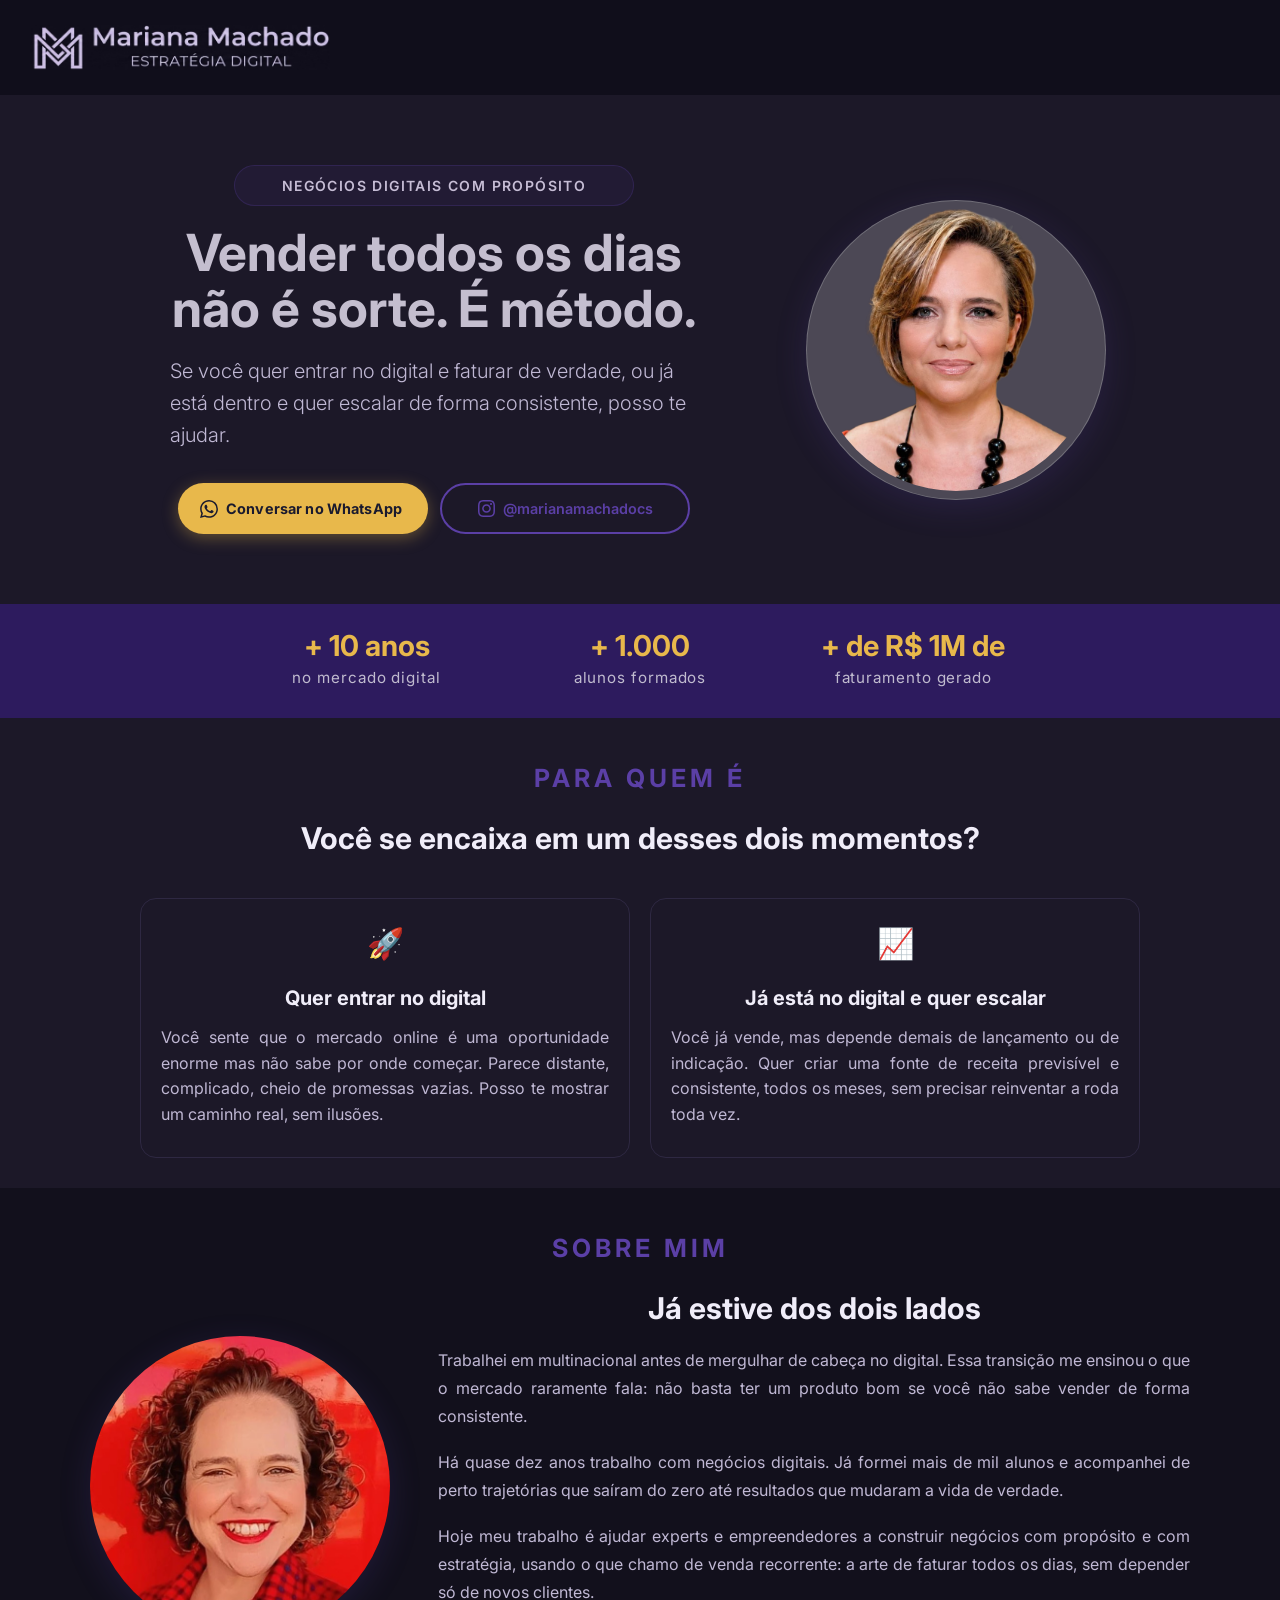
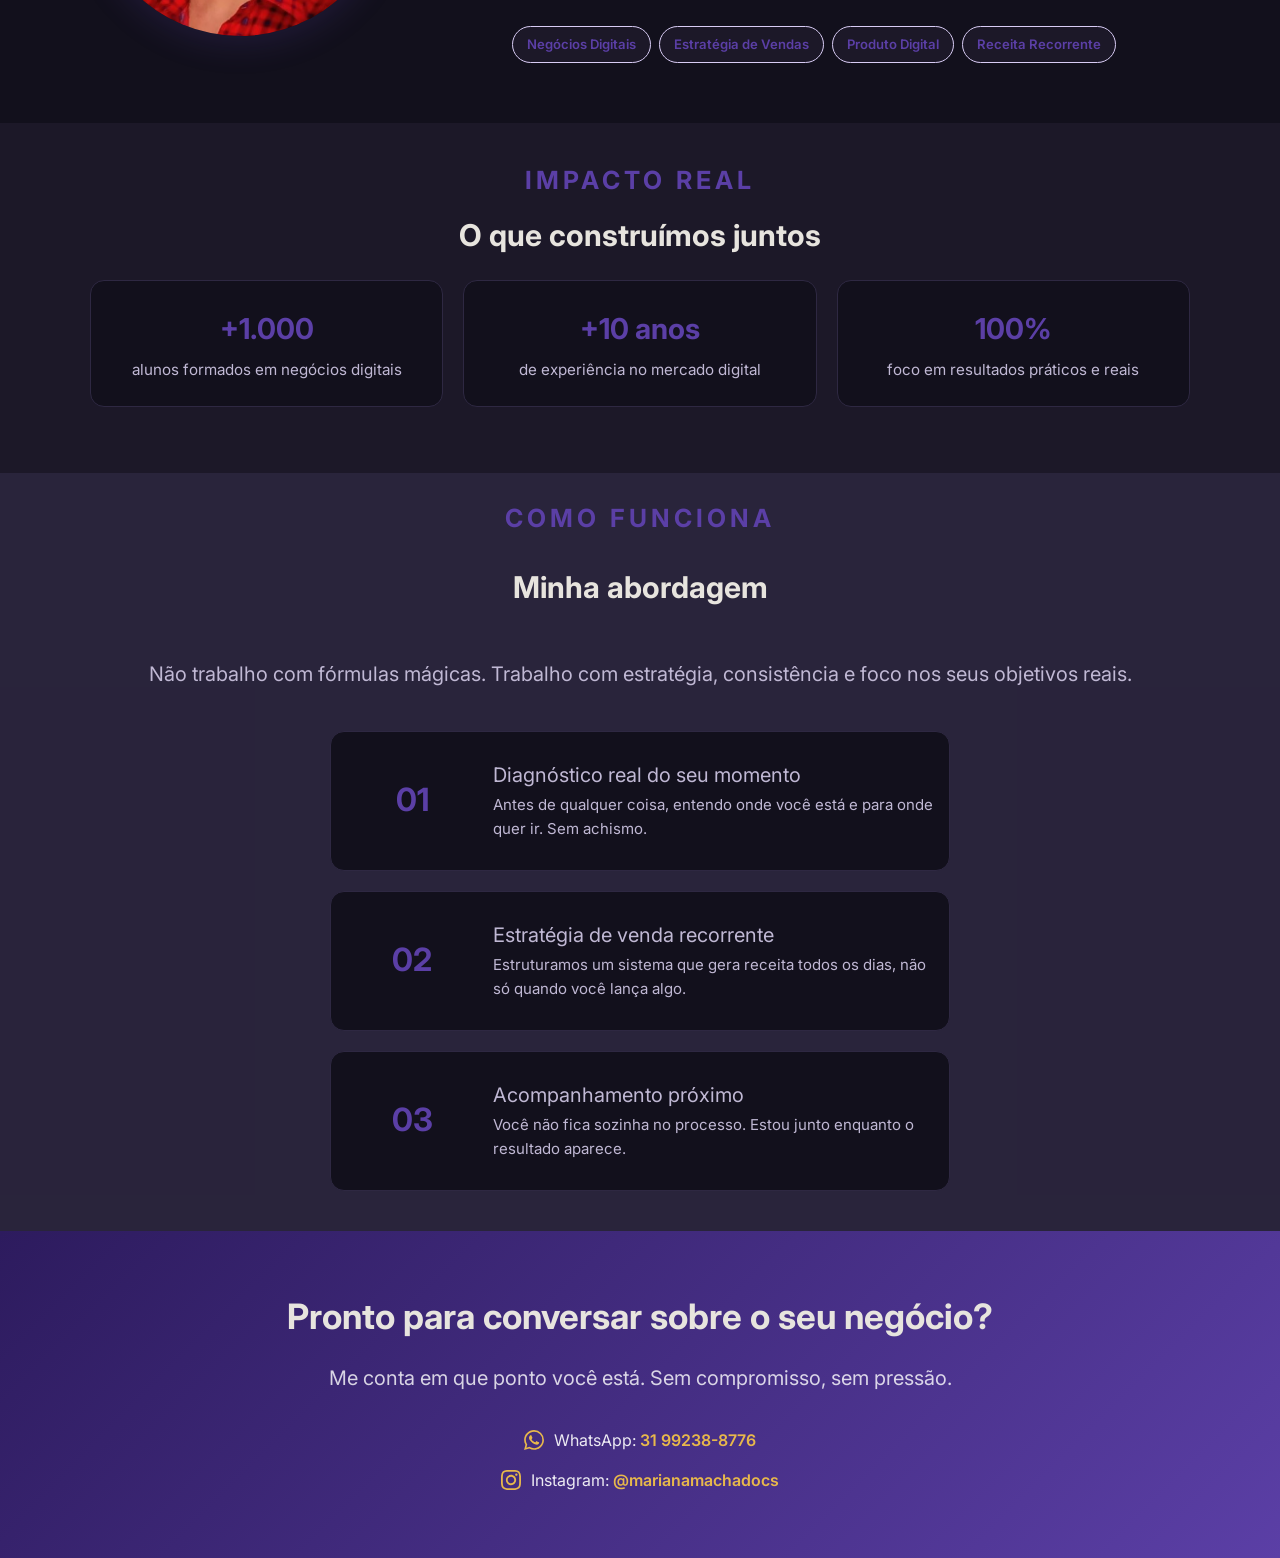
<file: index.html>
<!doctype html>
<html lang="pt-BR">

<head>
  <meta charset="UTF-8" />
  <meta name="viewport" content="width=device-width, initial-scale=1.0" />
  <title>Mariana Machado</title>

  <link rel="preconnect" href="https://fonts.googleapis.com" />
  <link rel="stylesheet"
    href="https://fonts.googleapis.com/css2?family=Playfair+Display:ital,wght@0,400;0,600;0,700;1,400&family=Inter:wght@300;400;500;600;700&display=swap" />
  <link rel="stylesheet" href="style.css" />
</head>

<body>
  <!-- NAME BAR -->
  <div class="name-bar">
    <img src="logomarcaMariana2.jpg" alt="logoMarca" class="logoMarca" />
  </div>
  <!-- HERO -->
  <section class="hero">
    <div class="hero-content">
      <div class="badge">Negócios Digitais com Propósito</div>
      <h1>Vender todos os dias não é sorte. É método.</h1>
      <p class="hero-sub">
        Se você quer entrar no digital e faturar de verdade, ou já está dentro
        e quer escalar de forma consistente, posso te ajudar.
      </p>
      <div class="hero-ctas">
        <a href="https://wa.me/5531992388776" class="btn-gold" target="_blank" rel="noopener">
          <svg width="18" height="18" viewBox="0 0 24 24" fill="currentColor">
            <path
              d="M17.472 14.382c-.297-.149-1.758-.867-2.03-.967-.273-.099-.471-.148-.67.15-.197.297-.767.966-.94 1.164-.173.199-.347.223-.644.075-.297-.15-1.255-.463-2.39-1.475-.883-.788-1.48-1.761-1.653-2.059-.173-.297-.018-.458.13-.606.134-.133.298-.347.446-.52.149-.174.198-.298.298-.497.099-.198.05-.371-.025-.52-.075-.149-.669-1.612-.916-2.207-.242-.579-.487-.5-.669-.51-.173-.008-.371-.01-.57-.01-.198 0-.52.074-.792.372-.272.297-1.04 1.016-1.04 2.479 0 1.462 1.065 2.875 1.213 3.074.149.198 2.096 3.2 5.077 4.487.709.306 1.262.489 1.694.625.712.227 1.36.195 1.871.118.571-.085 1.758-.719 2.006-1.413.248-.694.248-1.289.173-1.413-.074-.124-.272-.198-.57-.347m-5.421 7.403h-.004a9.87 9.87 0 01-5.031-1.378l-.361-.214-3.741.982.998-3.648-.235-.374a9.86 9.86 0 01-1.51-5.26c.001-5.45 4.436-9.884 9.888-9.884 2.64 0 5.122 1.03 6.988 2.898a9.825 9.825 0 012.893 6.994c-.003 5.45-4.437 9.884-9.885 9.884m8.413-18.297A11.815 11.815 0 0012.05 0C5.495 0 .16 5.335.157 11.892c0 2.096.547 4.142 1.588 5.945L.057 24l6.305-1.654a11.882 11.882 0 005.683 1.448h.005c6.554 0 11.89-5.335 11.893-11.893a11.821 11.821 0 00-3.48-8.413Z" />
          </svg>
          Conversar no WhatsApp
        </a>
        <a href="https://www.instagram.com/marianamachadocs/" class="btn-outline" target="_blank" rel="noopener">
          <svg width="17" height="17" viewBox="0 0 24 24" fill="currentColor">
            <path
              d="M12 2.163c3.204 0 3.584.012 4.85.07 3.252.148 4.771 1.691 4.919 4.919.058 1.265.069 1.645.069 4.849 0 3.205-.012 3.584-.069 4.849-.149 3.225-1.664 4.771-4.919 4.919-1.266.058-1.644.07-4.85.07-3.204 0-3.584-.012-4.849-.07-3.26-.149-4.771-1.699-4.919-4.92-.058-1.265-.07-1.644-.07-4.849 0-3.204.013-3.583.07-4.849.149-3.227 1.664-4.771 4.919-4.919 1.266-.057 1.645-.069 4.849-.069zm0-2.163c-3.259 0-3.667.014-4.947.072-4.358.2-6.78 2.618-6.98 6.98-.059 1.281-.073 1.689-.073 4.948 0 3.259.014 3.668.072 4.948.2 4.358 2.618 6.78 6.98 6.98 1.281.058 1.689.072 4.948.072 3.259 0 3.668-.014 4.948-.072 4.354-.2 6.782-2.618 6.979-6.98.059-1.28.073-1.689.073-4.948 0-3.259-.014-3.667-.072-4.947-.196-4.354-2.617-6.78-6.979-6.98-1.281-.059-1.69-.073-4.949-.073zm0 5.838c-3.403 0-6.162 2.759-6.162 6.162s2.759 6.163 6.162 6.163 6.162-2.759 6.162-6.163c0-3.403-2.759-6.162-6.162-6.162zm0 10.162c-2.209 0-4-1.79-4-4 0-2.209 1.791-4 4-4s4 1.791 4 4c0 2.21-1.791 4-4 4zm6.406-11.845c-.796 0-1.441.645-1.441 1.44s.645 1.44 1.441 1.44c.795 0 1.439-.645 1.439-1.44s-.644-1.44-1.439-1.44z" />
          </svg>
          @marianamachadocs
        </a>
      </div>
    </div>
    <div class="hero-photo-side">
      <img src="marianaMachado.png" alt="Mariana Machado" class="logoMarca" />
    </div>
  </section>

  <!-- STATS BAR -->
  <div class="stats-bar">
    <div class="stats-inner">
      <div class="stat-item">
        <div class="stat-num">+ 10 anos</div>
        <div class="stat-label">no mercado digital</div>
      </div>
      <div class="stat-item">
        <div class="stat-num">+ 1.000</div>
        <div class="stat-label">alunos formados</div>
      </div>
      <div class="stat-item">
        <div class="stat-num">+ de R$ 1M de</div>
        <div class="stat-label">faturamento gerado</div>
      </div>
    </div>
  </div>

  <!-- PARA QUEM -->
  <section class="section paraquem">
    <div class="section-paraquem">
      <div class="paraquem-label">Para quem é</div>
      <h2 class="section-title">
        Você se encaixa em um desses dois momentos?
      </h2>
      <div class="cards-grid">
        <div class="card">
          <div class="card-icon">🚀</div>
          <h3>Quer entrar no digital</h3>
          <p>
            Você sente que o mercado online é uma oportunidade enorme mas não
            sabe por onde começar. Parece distante, complicado, cheio de
            promessas vazias. Posso te mostrar um caminho real, sem ilusões.
          </p>
        </div>
        <div class="card">
          <div class="card-icon">📈</div>
          <h3>Já está no digital e quer escalar</h3>
          <p>
            Você já vende, mas depende demais de lançamento ou de indicação.
            Quer criar uma fonte de receita previsível e consistente, todos os
            meses, sem precisar reinventar a roda toda vez.
          </p>
        </div>
      </div>
    </div>
  </section>

  <!-- SOBRE -->
  <section class="section-sobre">
    <div class="section-inner">
      <div class="section-label">Sobre mim</div>
      <div class="sobre-wrap">
        <div class="sobre-photo-col">
          <img src="marianaSobreMim.jpeg" alt="Mariana Machado" class="sobre-photo" />
        </div>
        <div class="sobre-text">
          <h2 class="section-title">Já estive dos dois lados</h2>
          <p>
            Trabalhei em multinacional antes de mergulhar de cabeça no
            digital. Essa transição me ensinou o que o mercado raramente fala:
            não basta ter um produto bom se você não sabe vender de forma
            consistente.
          </p>
          <p>
            Há quase dez anos trabalho com negócios digitais. Já formei mais
            de mil alunos e acompanhei de perto trajetórias que saíram do zero
            até resultados que mudaram a vida de verdade.
          </p>
          <p>
            Hoje meu trabalho é ajudar experts e empreendedores a construir
            negócios com propósito e com estratégia, usando o que chamo de
            venda recorrente: a arte de faturar todos os dias, sem depender só
            de novos clientes.
          </p>
          <div class="sobre-chips">
            <span class="chip">Negócios Digitais</span>
            <span class="chip">Estratégia de Vendas</span>
            <span class="chip">Produto Digital</span>
            <span class="chip">Receita Recorrente</span>
          </div>
        </div>
      </div>
    </div>
  </section>

  <!-- RESULTADOS -->
  <section class="box-resultados">
    <div class="result-label">Impacto real</div>
    <h2 class="result-title">O que construímos juntos</h2>
    <div class="result-grid">
      <div class="result-f1">
        <div class="result-num">+1.000</div>
        <div class="result-desc">alunos formados em negócios digitais</div>
      </div>
      <div class="result-f1">
        <div class="result-num">+10 anos</div>
        <div class="result-desc">de experiência no mercado digital</div>
      </div>
      <div class="result-f1">
        <div class="result-num">100%</div>
        <div class="result-desc">foco em resultados práticos e reais</div>
      </div>
    </div>
  </section>

  <!-- COMO FUNCIONA -->
  <section class="box-funciona">
    <div class="funciona-label">COMO FUNCIONA</div>
    <h2 class="funciona-title">Minha abordagem</h2>
    <p class="funciona-p">
      Não trabalho com fórmulas mágicas. Trabalho com estratégia, consistência
      e foco nos seus objetivos reais.
    </p>
    <div class="funciona-grid">
      <div class="funciona-f1">
        <div class="numFunc">01</div>
        <div class="comoConteudo">
          <div class="comoCont">Diagnóstico real do seu momento</div>
          <div class="comoCont2">
            Antes de qualquer coisa, entendo onde você está e para onde quer
            ir. Sem achismo.
          </div>
        </div>
      </div>
      <div class="funciona-f1">
        <div class="numFunc">02</div>
        <div class="comoConteudo">
          <div class="comoCont">Estratégia de venda recorrente</div>
          <div class="comoCont2">
            Estruturamos um sistema que gera receita todos os dias, não só
            quando você lança algo.
          </div>
        </div>
      </div>
      <div class="funciona-f1">
        <div class="numFunc">03</div>
        <div class="comoConteudo">
          <div class="comoCont">Acompanhamento próximo</div>
          <div class="comoCont2">
            Você não fica sozinha no processo. Estou junto enquanto o
            resultado aparece.
          </div>
        </div>
      </div>
    </div>
  </section>

  <!-- CTA FINAL -->
  <section class="cta-section">
    <h2>Pronto para conversar sobre o seu negócio?</h2>
    <p>Me conta em que ponto você está. Sem compromisso, sem pressão.</p>
    <div class="cta-contact">
      <div class="contact-line">
        <svg width="20" height="20" viewBox="0 0 24 24" fill="#E8B84B">
          <path
            d="M17.472 14.382c-.297-.149-1.758-.867-2.03-.967-.273-.099-.471-.148-.67.15-.197.297-.767.966-.94 1.164-.173.199-.347.223-.644.075-.297-.15-1.255-.463-2.39-1.475-.883-.788-1.48-1.761-1.653-2.059-.173-.297-.018-.458.13-.606.134-.133.298-.347.446-.52.149-.174.198-.298.298-.497.099-.198.05-.371-.025-.52-.075-.149-.669-1.612-.916-2.207-.242-.579-.487-.5-.669-.51-.173-.008-.371-.01-.57-.01-.198 0-.52.074-.792.372-.272.297-1.04 1.016-1.04 2.479 0 1.462 1.065 2.875 1.213 3.074.149.198 2.096 3.2 5.077 4.487.709.306 1.262.489 1.694.625.712.227 1.36.195 1.871.118.571-.085 1.758-.719 2.006-1.413.248-.694.248-1.289.173-1.413-.074-.124-.272-.198-.57-.347m-5.421 7.403h-.004a9.87 9.87 0 01-5.031-1.378l-.361-.214-3.741.982.998-3.648-.235-.374a9.86 9.86 0 01-1.51-5.26c.001-5.45 4.436-9.884 9.888-9.884 2.64 0 5.122 1.03 6.988 2.898a9.825 9.825 0 012.893 6.994c-.003 5.45-4.437 9.884-9.885 9.884m8.413-18.297A11.815 11.815 0 0012.05 0C5.495 0 .16 5.335.157 11.892c0 2.096.547 4.142 1.588 5.945L.057 24l6.305-1.654a11.882 11.882 0 005.683 1.448h.005c6.554 0 11.89-5.335 11.893-11.893a11.821 11.821 0 00-3.48-8.413Z" />
        </svg>
        <span>WhatsApp:
          <a href="https://wa.me/5531992388776" target="_blank" rel="noopener">31 99238-8776</a></span>
      </div>
      <div class="contact-line">
        <svg width="20" height="20" viewBox="0 0 24 24" fill="#E8B84B">
          <path
            d="M12 2.163c3.204 0 3.584.012 4.85.07 3.252.148 4.771 1.691 4.919 4.919.058 1.265.069 1.645.069 4.849 0 3.205-.012 3.584-.069 4.849-.149 3.225-1.664 4.771-4.919 4.919-1.266.058-1.644.07-4.85.07-3.204 0-3.584-.012-4.849-.07-3.26-.149-4.771-1.699-4.919-4.92-.058-1.265-.07-1.644-.07-4.849 0-3.204.013-3.583.07-4.849.149-3.227 1.664-4.771 4.919-4.919 1.266-.057 1.645-.069 4.849-.069zm0-2.163c-3.259 0-3.667.014-4.947.072-4.358.2-6.78 2.618-6.98 6.98-.059 1.281-.073 1.689-.073 4.948 0 3.259.014 3.668.072 4.948.2 4.358 2.618 6.78 6.98 6.98 1.281.058 1.689.072 4.948.072 3.259 0 3.668-.014 4.948-.072 4.354-.2 6.782-2.618 6.979-6.98.059-1.28.073-1.689.073-4.948 0-3.259-.014-3.667-.072-4.947-.196-4.354-2.617-6.78-6.979-6.98-1.281-.059-1.69-.073-4.949-.073zm0 5.838c-3.403 0-6.162 2.759-6.162 6.162s2.759 6.163 6.162 6.163 6.162-2.759 6.162-6.163c0-3.403-2.759-6.162-6.162-6.162zm0 10.162c-2.209 0-4-1.79-4-4 0-2.209 1.791-4 4-4s4 1.791 4 4c0 2.21-1.791 4-4 4zm6.406-11.845c-.796 0-1.441.645-1.441 1.44s.645 1.44 1.441 1.44c.795 0 1.439-.645 1.439-1.44s-.644-1.44-1.439-1.44z" />
        </svg>
        <span>Instagram:
          <a href="https://www.instagram.com/marianamachadocs/" target="_blank"
            rel="noopener">@marianamachadocs</a></span>
      </div>
    </div>
  </section>

  <!-- STICKY BAR MOBILE -->
  <!-- <div class="sticky-bar">
    <a href="https://wa.me/5531992388776" class="btn-gold" target="_blank" rel="noopener"
      style="flex: 1; justify-content: center">
      WhatsApp
    </a>
    <a href="https://www.instagram.com/marianamachadocs/" class="btn-outline" target="_blank" rel="noopener" style="
          flex: 1;
          justify-content: center;
          border-color: var(--roxo-light);
          color: var(--roxo-light);
        ">
      Instagram
    </a>
  </div> -->
  </head>
</body>

</html>
</file>
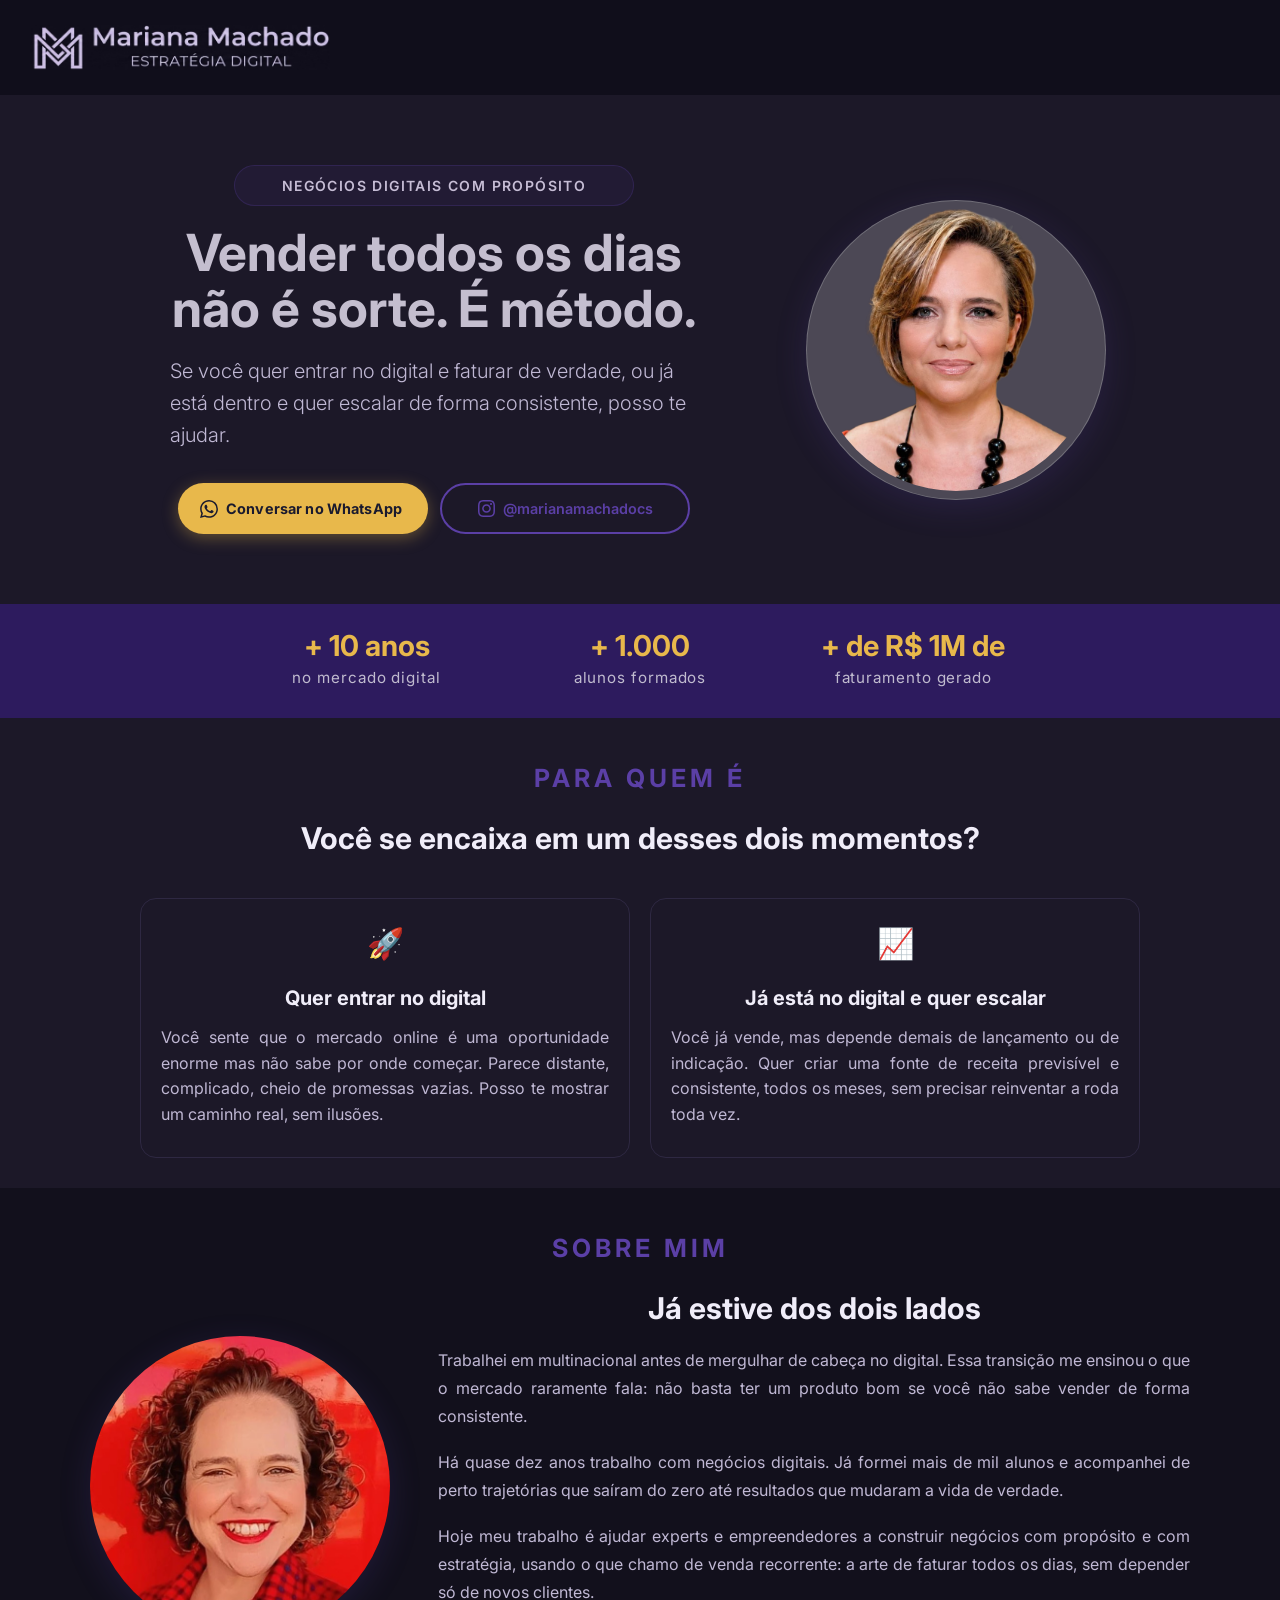
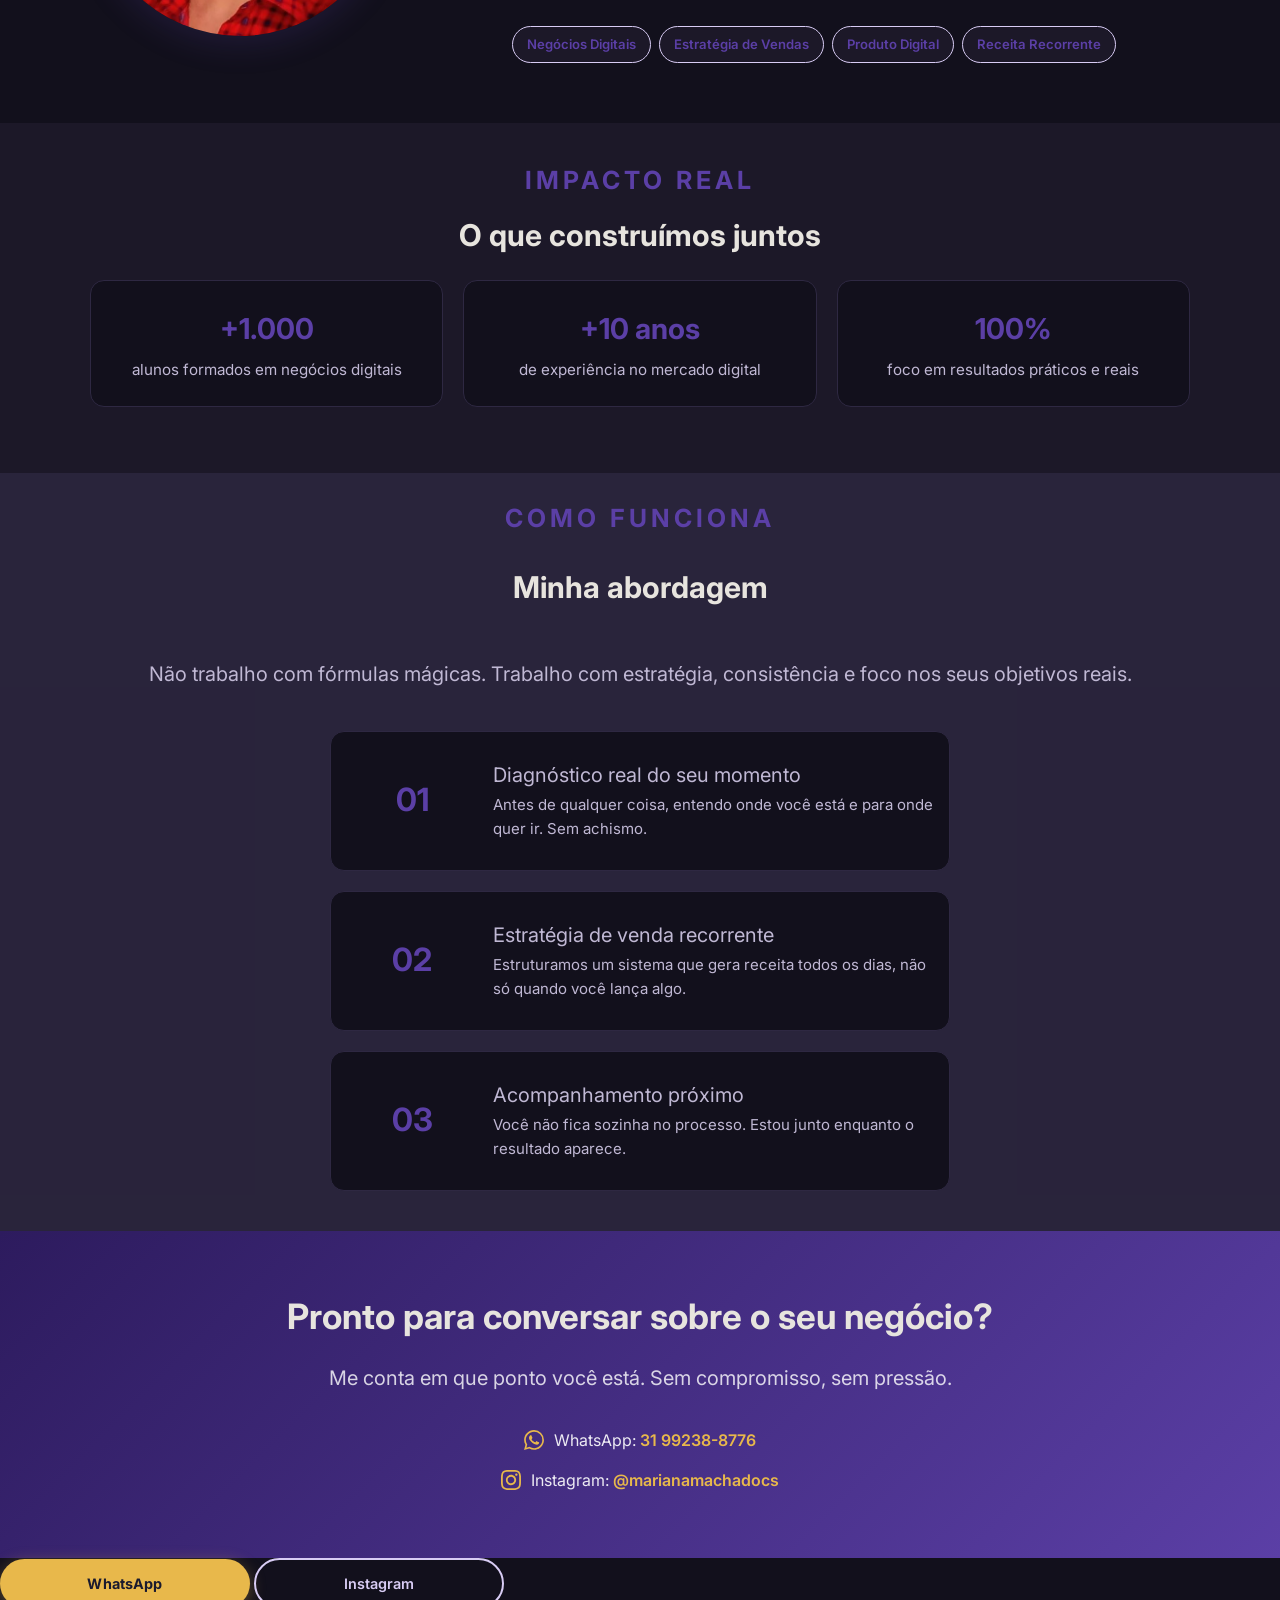
<file: mariana_v4.html>
<!doctype html>
<html lang="pt-BR">
  <head>
    <meta charset="UTF-8" />
    <meta name="viewport" content="width=device-width, initial-scale=1.0" />
    <title>Mariana Machado</title>

    <link rel="preconnect" href="https://fonts.googleapis.com" />
    <link
      rel="stylesheet"
      href="https://fonts.googleapis.com/css2?family=Playfair+Display:ital,wght@0,400;0,600;0,700;1,400&family=Inter:wght@300;400;500;600;700&display=swap"
    />
    <link rel="stylesheet" href="style.css" />
</head>
<body>
    <!-- NAME BAR -->
    <div class="name-bar">
      <img src="logomarcaMariana2.jpg" alt="logoMarca" class="logoMarca" />
    </div>
    <!-- HERO -->
    <section class="hero">
      <div class="hero-content">
        <div class="badge">Negócios Digitais com Propósito</div>
        <h1>Vender todos os dias não é sorte. É método.</h1>
        <p class="hero-sub">
          Se você quer entrar no digital e faturar de verdade, ou já está dentro
          e quer escalar de forma consistente, posso te ajudar.
        </p>
        <div class="hero-ctas">
          <a
            href="https://wa.me/5531992388776"
            class="btn-gold"
            target="_blank"
            rel="noopener"
          >
            <svg width="18" height="18" viewBox="0 0 24 24" fill="currentColor">
              <path
                d="M17.472 14.382c-.297-.149-1.758-.867-2.03-.967-.273-.099-.471-.148-.67.15-.197.297-.767.966-.94 1.164-.173.199-.347.223-.644.075-.297-.15-1.255-.463-2.39-1.475-.883-.788-1.48-1.761-1.653-2.059-.173-.297-.018-.458.13-.606.134-.133.298-.347.446-.52.149-.174.198-.298.298-.497.099-.198.05-.371-.025-.52-.075-.149-.669-1.612-.916-2.207-.242-.579-.487-.5-.669-.51-.173-.008-.371-.01-.57-.01-.198 0-.52.074-.792.372-.272.297-1.04 1.016-1.04 2.479 0 1.462 1.065 2.875 1.213 3.074.149.198 2.096 3.2 5.077 4.487.709.306 1.262.489 1.694.625.712.227 1.36.195 1.871.118.571-.085 1.758-.719 2.006-1.413.248-.694.248-1.289.173-1.413-.074-.124-.272-.198-.57-.347m-5.421 7.403h-.004a9.87 9.87 0 01-5.031-1.378l-.361-.214-3.741.982.998-3.648-.235-.374a9.86 9.86 0 01-1.51-5.26c.001-5.45 4.436-9.884 9.888-9.884 2.64 0 5.122 1.03 6.988 2.898a9.825 9.825 0 012.893 6.994c-.003 5.45-4.437 9.884-9.885 9.884m8.413-18.297A11.815 11.815 0 0012.05 0C5.495 0 .16 5.335.157 11.892c0 2.096.547 4.142 1.588 5.945L.057 24l6.305-1.654a11.882 11.882 0 005.683 1.448h.005c6.554 0 11.89-5.335 11.893-11.893a11.821 11.821 0 00-3.48-8.413Z"
              />
            </svg>
            Conversar no WhatsApp
          </a>
          <a
            href="https://www.instagram.com/marianamachadocs/"
            class="btn-outline"
            target="_blank"
            rel="noopener"
          >
            <svg width="17" height="17" viewBox="0 0 24 24" fill="currentColor">
              <path
                d="M12 2.163c3.204 0 3.584.012 4.85.07 3.252.148 4.771 1.691 4.919 4.919.058 1.265.069 1.645.069 4.849 0 3.205-.012 3.584-.069 4.849-.149 3.225-1.664 4.771-4.919 4.919-1.266.058-1.644.07-4.85.07-3.204 0-3.584-.012-4.849-.07-3.26-.149-4.771-1.699-4.919-4.92-.058-1.265-.07-1.644-.07-4.849 0-3.204.013-3.583.07-4.849.149-3.227 1.664-4.771 4.919-4.919 1.266-.057 1.645-.069 4.849-.069zm0-2.163c-3.259 0-3.667.014-4.947.072-4.358.2-6.78 2.618-6.98 6.98-.059 1.281-.073 1.689-.073 4.948 0 3.259.014 3.668.072 4.948.2 4.358 2.618 6.78 6.98 6.98 1.281.058 1.689.072 4.948.072 3.259 0 3.668-.014 4.948-.072 4.354-.2 6.782-2.618 6.979-6.98.059-1.28.073-1.689.073-4.948 0-3.259-.014-3.667-.072-4.947-.196-4.354-2.617-6.78-6.979-6.98-1.281-.059-1.69-.073-4.949-.073zm0 5.838c-3.403 0-6.162 2.759-6.162 6.162s2.759 6.163 6.162 6.163 6.162-2.759 6.162-6.163c0-3.403-2.759-6.162-6.162-6.162zm0 10.162c-2.209 0-4-1.79-4-4 0-2.209 1.791-4 4-4s4 1.791 4 4c0 2.21-1.791 4-4 4zm6.406-11.845c-.796 0-1.441.645-1.441 1.44s.645 1.44 1.441 1.44c.795 0 1.439-.645 1.439-1.44s-.644-1.44-1.439-1.44z"
              />
            </svg>
            @marianamachadocs
          </a>
        </div>
      </div>
      <div class="hero-photo-side">
        <img src="marianaMachado.png" alt="Mariana Machado" class="logoMarca" />
      </div>
    </section>

    <!-- STATS BAR -->
    <div class="stats-bar">
      <div class="stats-inner">
        <div class="stat-item">
          <div class="stat-num">+ 10 anos</div>
          <div class="stat-label">no mercado digital</div>
        </div>
        <div class="stat-item">
          <div class="stat-num">+ 1.000</div>
          <div class="stat-label">alunos formados</div>
        </div>
        <div class="stat-item">
          <div class="stat-num">+ de R$ 1M de</div>
          <div class="stat-label">faturamento gerado</div>
        </div>
      </div>
    </div>

    <!-- PARA QUEM -->
    <section class="section paraquem">
      <div class="section-paraquem">
        <div class="paraquem-label">Para quem é</div>
        <h2 class="section-title">
          Você se encaixa em um desses dois momentos?
        </h2>
        <div class="cards-grid">
          <div class="card">
            <div class="card-icon">🚀</div>
            <h3>Quer entrar no digital</h3>
            <p>
              Você sente que o mercado online é uma oportunidade enorme mas não
              sabe por onde começar. Parece distante, complicado, cheio de
              promessas vazias. Posso te mostrar um caminho real, sem ilusões.
            </p>
          </div>
          <div class="card">
            <div class="card-icon">📈</div>
            <h3>Já está no digital e quer escalar</h3>
            <p>
              Você já vende, mas depende demais de lançamento ou de indicação.
              Quer criar uma fonte de receita previsível e consistente, todos os
              meses, sem precisar reinventar a roda toda vez.
            </p>
          </div>
        </div>
      </div>
    </section>

    <!-- SOBRE -->
    <section class="section-sobre">
      <div class="section-inner">
        <div class="section-label">Sobre mim</div>
        <div class="sobre-wrap">
          <div class="sobre-photo-col">
            <img
              src="marianaSobreMim.jpeg"
              alt="Mariana Machado"
              class="sobre-photo"
            />
          </div>
          <div class="sobre-text">
            <h2 class="section-title">Já estive dos dois lados</h2>
            <p>
              Trabalhei em multinacional antes de mergulhar de cabeça no
              digital. Essa transição me ensinou o que o mercado raramente fala:
              não basta ter um produto bom se você não sabe vender de forma
              consistente.
            </p>
            <p>
              Há quase dez anos trabalho com negócios digitais. Já formei mais
              de mil alunos e acompanhei de perto trajetórias que saíram do zero
              até resultados que mudaram a vida de verdade.
            </p>
            <p>
              Hoje meu trabalho é ajudar experts e empreendedores a construir
              negócios com propósito e com estratégia, usando o que chamo de
              venda recorrente: a arte de faturar todos os dias, sem depender só
              de novos clientes.
            </p>
            <div class="sobre-chips">
              <span class="chip">Negócios Digitais</span>
              <span class="chip">Estratégia de Vendas</span>
              <span class="chip">Produto Digital</span>
              <span class="chip">Receita Recorrente</span>
            </div>
          </div>
        </div>
      </div>
    </section>

    <!-- RESULTADOS -->
    <section class="box-resultados">
      <div class="result-label">Impacto real</div>
      <h2 class="result-title">O que construímos juntos</h2>
      <div class="result-grid">
        <div class="result-f1">
          <div class="result-num">+1.000</div>
          <div class="result-desc">alunos formados em negócios digitais</div>
        </div>
        <div class="result-f1">
          <div class="result-num">+10 anos</div>
          <div class="result-desc">de experiência no mercado digital</div>
        </div>
        <div class="result-f1">
          <div class="result-num">100%</div>
          <div class="result-desc">foco em resultados práticos e reais</div>
        </div>
      </div>
    </section>

    <!-- COMO FUNCIONA -->
    <section class="box-funciona">
      <div class="funciona-label">COMO FUNCIONA</div>
      <h2 class="funciona-title">Minha abordagem</h2>
      <p class="funciona-p">
        Não trabalho com fórmulas mágicas. Trabalho com estratégia, consistência
        e foco nos seus objetivos reais.
      </p>
      <div class="funciona-grid">
        <div class="funciona-f1">
          <div class="numFunc">01</div>
          <div class="comoConteudo">
            <div class="comoCont">Diagnóstico real do seu momento</div>
            <div class="comoCont2">
              Antes de qualquer coisa, entendo onde você está e para onde quer
              ir. Sem achismo.
            </div>
          </div>
        </div>
        <div class="funciona-f1">
          <div class="numFunc">02</div>
          <div class="comoConteudo">
            <div class="comoCont">Estratégia de venda recorrente</div>
            <div class="comoCont2">
              Estruturamos um sistema que gera receita todos os dias, não só
              quando você lança algo.
            </div>
          </div>
        </div>
        <div class="funciona-f1">
          <div class="numFunc">03</div>
          <div class="comoConteudo">
            <div class="comoCont">Acompanhamento próximo</div>
            <div class="comoCont2">
              Você não fica sozinha no processo. Estou junto enquanto o
              resultado aparece.
            </div>
          </div>
        </div>
      </div>
    </section>

    <!-- CTA FINAL -->
    <section class="cta-section">
      <h2>Pronto para conversar sobre o seu negócio?</h2>
      <p>Me conta em que ponto você está. Sem compromisso, sem pressão.</p>
      <div class="cta-contact">
        <div class="contact-line">
          <svg width="20" height="20" viewBox="0 0 24 24" fill="#E8B84B">
            <path
              d="M17.472 14.382c-.297-.149-1.758-.867-2.03-.967-.273-.099-.471-.148-.67.15-.197.297-.767.966-.94 1.164-.173.199-.347.223-.644.075-.297-.15-1.255-.463-2.39-1.475-.883-.788-1.48-1.761-1.653-2.059-.173-.297-.018-.458.13-.606.134-.133.298-.347.446-.52.149-.174.198-.298.298-.497.099-.198.05-.371-.025-.52-.075-.149-.669-1.612-.916-2.207-.242-.579-.487-.5-.669-.51-.173-.008-.371-.01-.57-.01-.198 0-.52.074-.792.372-.272.297-1.04 1.016-1.04 2.479 0 1.462 1.065 2.875 1.213 3.074.149.198 2.096 3.2 5.077 4.487.709.306 1.262.489 1.694.625.712.227 1.36.195 1.871.118.571-.085 1.758-.719 2.006-1.413.248-.694.248-1.289.173-1.413-.074-.124-.272-.198-.57-.347m-5.421 7.403h-.004a9.87 9.87 0 01-5.031-1.378l-.361-.214-3.741.982.998-3.648-.235-.374a9.86 9.86 0 01-1.51-5.26c.001-5.45 4.436-9.884 9.888-9.884 2.64 0 5.122 1.03 6.988 2.898a9.825 9.825 0 012.893 6.994c-.003 5.45-4.437 9.884-9.885 9.884m8.413-18.297A11.815 11.815 0 0012.05 0C5.495 0 .16 5.335.157 11.892c0 2.096.547 4.142 1.588 5.945L.057 24l6.305-1.654a11.882 11.882 0 005.683 1.448h.005c6.554 0 11.89-5.335 11.893-11.893a11.821 11.821 0 00-3.48-8.413Z"
            />
          </svg>
          <span
            >WhatsApp:
            <a href="https://wa.me/5531992388776" target="_blank" rel="noopener"
              >31 99238-8776</a
            ></span
          >
        </div>
        <div class="contact-line">
          <svg width="20" height="20" viewBox="0 0 24 24" fill="#E8B84B">
            <path
              d="M12 2.163c3.204 0 3.584.012 4.85.07 3.252.148 4.771 1.691 4.919 4.919.058 1.265.069 1.645.069 4.849 0 3.205-.012 3.584-.069 4.849-.149 3.225-1.664 4.771-4.919 4.919-1.266.058-1.644.07-4.85.07-3.204 0-3.584-.012-4.849-.07-3.26-.149-4.771-1.699-4.919-4.92-.058-1.265-.07-1.644-.07-4.849 0-3.204.013-3.583.07-4.849.149-3.227 1.664-4.771 4.919-4.919 1.266-.057 1.645-.069 4.849-.069zm0-2.163c-3.259 0-3.667.014-4.947.072-4.358.2-6.78 2.618-6.98 6.98-.059 1.281-.073 1.689-.073 4.948 0 3.259.014 3.668.072 4.948.2 4.358 2.618 6.78 6.98 6.98 1.281.058 1.689.072 4.948.072 3.259 0 3.668-.014 4.948-.072 4.354-.2 6.782-2.618 6.979-6.98.059-1.28.073-1.689.073-4.948 0-3.259-.014-3.667-.072-4.947-.196-4.354-2.617-6.78-6.979-6.98-1.281-.059-1.69-.073-4.949-.073zm0 5.838c-3.403 0-6.162 2.759-6.162 6.162s2.759 6.163 6.162 6.163 6.162-2.759 6.162-6.163c0-3.403-2.759-6.162-6.162-6.162zm0 10.162c-2.209 0-4-1.79-4-4 0-2.209 1.791-4 4-4s4 1.791 4 4c0 2.21-1.791 4-4 4zm6.406-11.845c-.796 0-1.441.645-1.441 1.44s.645 1.44 1.441 1.44c.795 0 1.439-.645 1.439-1.44s-.644-1.44-1.439-1.44z"
            />
          </svg>
          <span
            >Instagram:
            <a
              href="https://www.instagram.com/marianamachadocs/"
              target="_blank"
              rel="noopener"
              >@marianamachadocs</a
            ></span
          >
        </div>
      </div>
    </section>

    <!-- STICKY BAR MOBILE -->
    <div class="sticky-bar">
      <a
        href="https://wa.me/5531992388776"
        class="btn-gold"
        target="_blank"
        rel="noopener"
        style="flex: 1; justify-content: center"
      >
        WhatsApp
      </a>
      <a
        href="https://www.instagram.com/marianamachadocs/"
        class="btn-outline"
        target="_blank"
        rel="noopener"
        style="
          flex: 1;
          justify-content: center;
          border-color: var(--roxo-light);
          color: var(--roxo-light);
        "
      >
        Instagram
      </a>
    </div>
  </head>
</body>
</html>
</file>
<file: style.css>
:root {
  --roxo-deep: #2d1b5e;
  --roxo-mid: #5b3fa6;
  --roxo-light: #d8ccf4;
  --roxo-pale: #1c1828;
  --dourado: #e8b84b;
  --off-black: #f0edf9;
  --text-mid: #c0b8d4;
  --text-light: #8880a0;
  --bg: #12101c;
  --surface: #1c1828;
  --borda: #2e2842;

  color-scheme: dark;
}

*,
*::before,
*::after {
  box-sizing: border-box;
}

html {
  scroll-behavior: smooth;
}

body {
  margin: 0;
  padding: 0;
  font-family: "Inter", system-ui, sans-serif;
  background: var(--bg);
  color: var(--off-black);
  font-size: 16px;
  line-height: 1.65;
}

.name-bar {
  width: 100%;
  height: 95px;
  display: flex;
  align-items: center;
  justify-content: left;
  padding: 0px 30px 0px 30px;
  background: rgba(9, 3, 26, 0.1);
}

.logoMarca {
  width: 300px;
  height: 45px;
  border: 15px;
}

@media (max-width: 700px) {
  .name-bar {
    width: 100%;
    height: auto;
    min-height: 80px;
    display: flex;
    align-items: center;
    justify-content: center;
    padding: 0px 30px 0px 30px;
    background: rgba(9, 3, 26, 0.1);
  }
}

.hero {
  width: 100%;
  min-height: 500px;
  padding: 40px 24px;
  background: var(--roxo-pale);
  display: flex;
  justify-content: center;
  align-items: center;
  gap: 32px;
  box-sizing: border-box;
}

.hero-content {
  flex: 1;
  min-width: 0;
  max-width: 600px;
  padding: 30px 0;
  display: flex;
  flex-direction: column;
  align-items: center;
  justify-content: center;
  box-sizing: border-box;
}

.hero-photo-side {
  flex: 0 1 380px;
  min-width: 0;
  padding: 20px;
  display: flex;
  justify-content: center;
  align-items: center;
  box-sizing: border-box;
}

.hero-photo-side img {
  display: block;
  width: 100%;
  max-width: 300px;
  aspect-ratio: 1 / 1;
  height: auto;
  padding: 8px;
  box-sizing: border-box;
  object-fit: cover;
  border-radius: 50%;
  border: 1px solid rgba(253, 253, 253, 0.212);
  background: rgba(253, 253, 253, 0.212);
  box-shadow: 0 8px 32px rgba(91, 63, 166, 0.2);
}

.badge {
  /* width: fit-content; */
  width: 400px;
  max-width: 100%;
  min-height: 40px;
  padding: 8px 14px;
  margin-bottom: 18px;
  box-sizing: border-box;
  display: flex;
  align-items: center;
  justify-content: center;
  text-align: center;
  overflow-wrap: break-word;

  background: rgba(91, 63, 166, 0.1);
  border: 1px solid rgba(91, 63, 166, 0.25);
  border-radius: 50px;
  color: #c7bed6fe;

  font-family: "Inter", sans-serif;
  font-size: 14px;
  font-weight: 600;
  letter-spacing: 0.1em;
  text-transform: uppercase;
}

.hero h1 {
  width: 100%;
  margin: 0 0 18px;
  font-family: "Inter", sans-serif;
  font-size: clamp(2rem, 4.5vw, 3.2rem);
  font-weight: 700;
  line-height: 1.1;
  text-align: center;
  text-wrap: balance;
  color: #e5dff0d6;
}

.hero-sub {
  font-size: 20px;
  color: var(--text-mid);
  margin: 0 0 32px;
  line-height: 1.6;
  max-width: 44ch;
  font-family: "Inter", sans-serif;
  font-weight: 300;
}

.hero-sub strong {
  color: var(--roxo-deep);
  font-weight: 600;
}

.hero-ctas {
  width: 100%;
  display: flex;
  flex-wrap: wrap;
  gap: 12px;
  font-family: "Inter", sans-serif;
  justify-content: center;
}

.btn-gold {
  width: 250px;
  display: inline-flex;
  align-items: center;
  gap: 8px;
  background: var(--dourado);
  color: #1a1a2e;
  font-weight: 700;
  font-size: 0.9rem;
  padding: 13px 22px;
  border-radius: 50px;
  text-decoration: none;
  letter-spacing: 0.01em;
  transition:
    opacity 0.2s,
    box-shadow 0.2s;
  box-shadow: 0 4px 16px rgba(232, 184, 75, 0.35);
}

.btn-gold:hover {
  opacity: 0.88;
  box-shadow: 0 6px 22px rgba(232, 184, 75, 0.5);
}

.btn-outline {
  width: 250px;
  display: inline-flex;
  align-items: center;
  gap: 8px;
  background: transparent;
  border: 2px solid var(--roxo-mid);
  color: var(--roxo-mid);
  font-weight: 600;
  font-size: 0.9rem;
  padding: 12px 20px;
  border-radius: 50px;
  text-decoration: none;
  justify-content: center;
  transition:
    border-color 0.2s,
    background 0.2s,
    color 0.2s;
}

.btn-outline:hover {
  background: var(--roxo-mid);
  color: #fff;
}

/* Celulares e telas estreitas */
@media (max-width: 700px) {
  .hero {
    flex-direction: column;
    gap: 24px;
    min-height: 0;
    padding: 32px 18px 40px;
  }

  .hero-photo-side {
    flex: none;
    width: 100%;
    padding: 0;
    display: flex;
    justify-content: center;
    align-items: center;
  }

  .hero-photo-side img {
    display: block;
    width: 220px;
    max-width: 100%;
    height: auto;
    margin-left: auto;
    margin-right: auto;
  }

  .hero-content {
    flex: none;
    width: 100%;
    max-width: 400px;
    padding: 0;
  }

  .badge {
    font-size: 11px;
    letter-spacing: 0.08em;
  }

  .hero h1 {
    font-size: clamp(1.8rem, 7vw, 2.5rem);
  }

  .hero-sub {
    font-size: 17px;
    max-width: 100%;
    margin-bottom: 24px;
    text-align: justify;
  }

  .hero-ctas {
    display: flex;
    flex-direction: column;
    align-items: center;
    justify-content: center;
    width: 100%;
    gap: 12px;
    margin: 0 auto;
  }

  .btn-gold,
  .btn-outline {
    justify-content: center;
    box-sizing: border-box;
    max-width: 100%;
  }
}

/* STATS BAR */
.stats-bar {
  background: var(--roxo-deep);
  padding: 28px 24px;
}

.stats-inner {
  max-width: 820px;
  margin: 0 auto;
  display: flex;
  justify-content: center;
  gap: 0;
}

.stat-item {
  flex: 1;
  text-align: center;
  padding: 0 16px;
  position: relative;
}

.stat-num {
  font-family: "Inter";
  font-style: normal;
  font-display: swap;
  src: url(https://fonts.gstatic.com/s/inter/v20/UcC73FwrK3iLTeHuS_nVMrMxCp50SjIa2JL7SUc.woff2)
    format("woff2");
  font-size: 1.8rem;
  font-weight: 700;
  color: var(--dourado);
  line-height: 1;
}

.stat-label {
  font-family: "Inter";
  font-style: normal;
  font-display: swap;
  src: url(https://fonts.gstatic.com/s/inter/v20/UcC73FwrK3iLTeHuS_nVMrMxCp50SjIa2JL7SUc.woff2)
    format("woff2");
  font-size: 0.95rem;
  color: rgba(255, 255, 255, 0.7);
  margin-top: 4px;
  letter-spacing: 0.06em;
}

@media (max-width: 700px) {
  .stats-bar {
    padding: 24px 16px;
  }

  .stats-inner {
    display: flex;
    flex-direction: column;
    align-items: center;
    gap: 24px;
    width: 100%;
  }

  .stat-item {
    min-width: 0;
    padding: 0 8px;
  }

  .stat-num {
    font-size: 1.5rem;
  }

  .stat-label {
    font-size: 0.8rem;
    letter-spacing: 0.03em;
    line-height: 1.4;
  }
}

/* SEÇÕES */
.section {
  width: 100%;
  min-height: auto;
  padding: 30px 24px;
  align-items: center;
  justify-content: center;
  text-align: center;
  height: auto;
  box-sizing: border-box;
  overflow-wrap: break-word;
}

.section-inner {
  width: 100%;
  min-height: 0;
  margin: 0 auto;
  align-items: center;
  justify-content: center;
  text-align: center;
  height: auto;
  box-sizing: border-box;
  overflow-wrap: break-word;
}

.section-label {
  font-size: 25px;
  font-weight: 700;
  letter-spacing: 0.16em;
  text-transform: uppercase;
  color: var(--roxo-mid);
  margin: 0px 0px 20px 0px;
}

.section-title {
  font-family: "Inter";
  font-style: normal;
  font-display: swap;
  src: url(https://fonts.gstatic.com/s/inter/v20/UcC73FwrK3iLTeHuS_nVMrMxCp50SjIa2JL7SUc.woff2)
    format("woff2");
  font-size: 30px;
  font-weight: 700;
  margin: 0px 0px 20px 0px;
  line-height: 1.2;
  text-wrap: balance;
}

.section-intro {
  font-size: 1.05rem;
  color: var(--text-mid);
  max-width: 62ch;
  margin-bottom: 40px;
}

/* PARA QUEM */
.paraquem {
  width: 100%;
  padding: 30px 24px;
  background: var(--roxo-pale);
  box-sizing: border-box;
}

.section-paraquem {
  width: 100%;
  min-height: 400px;
  margin: 0 auto;
  align-items: center;
  justify-content: center;
  text-align: center;
  height: auto;
  box-sizing: border-box;
  overflow-wrap: break-word;
}

.paraquem-label {
  font-size: 25px;
  font-weight: 700;
  letter-spacing: 0.16em;
  text-transform: uppercase;
  color: var(--roxo-mid);
  margin: 10px 0px 20px 0px;
}

.cards-grid {
  width: 100%;
  max-width: 1000px;
  margin: 42px auto 0;
  display: grid;
  grid-template-columns: repeat(2, minmax(0, 1fr));
  gap: 20px;
  box-sizing: border-box;
}

.card {
  width: 100%;
  min-height: 260px;
  padding: 20px 20px;
  background: var(--surface);
  border: 1px solid var(--borda);
  border-radius: 16px;
  box-sizing: border-box;
}

.card-icon {
  font-size: 30px;
  margin-bottom: 14px;
}

.card h3 {
  font-family: "Inter", sans-serif;
  font-size: 20px;
  font-weight: 700;
  margin: 0 0 10px;
  color: var(--off-black);
}

.card p {
  font-family: "Inter", sans-serif;
  font-size: 16px;
  color: var(--text-mid);
  margin: 0;
  line-height: 1.6;
  text-align: left;
  overflow-wrap: break-word;
  text-align: justify;
}

/* Tablets e celulares */
@media (max-width: 700px) {
  .paraquem {
    padding: 32px 18px;
  }

  .cards-grid {
    grid-template-columns: minmax(0, 1fr);
    gap: 16px;
    margin-top: 24px;
  }

  .card {
    min-height: 0;
    padding: 24px 20px;
  }

  .card h3 {
    font-size: 18px;
  }

  .card p {
    font-size: 15px;
  }
}

/* SOBRE */
.section-sobre {
  width: 100%;
  padding: 40px 24px;
  box-sizing: border-box;
  overflow-wrap: break-word;
}

.sobre-wrap {
  width: 100%;
  max-width: 1100px;
  margin: 0 auto;
  display: flex;
  gap: 48px;
  align-items: center;
  box-sizing: border-box;
}

.sobre-photo-col {
  flex: 0 0 300px;
  display: flex;
  flex-direction: column;
  align-items: center;
  gap: 16px;
}

.sobre-photo {
  display: block;
  width: 100%;
  max-width: 300px;
  aspect-ratio: 1 / 1;
  height: auto;
  border-radius: 50%;
  object-fit: cover;
  object-position: center 10%;
  box-shadow: 0 8px 32px rgba(91, 63, 166, 0.2);
}

.sobre-text {
  flex: 1;
  min-width: 0;
  box-sizing: border-box;
}

.sobre-text p {
  color: var(--text-mid);
  font-size: 1rem;
  line-height: 1.75;
  margin: 0 0 18px;
  text-align: justify;
}

.sobre-text p:last-child {
  margin-bottom: 0;
}

.sobre-chips {
  width: 100%;
  display: flex;
  flex-wrap: wrap;
  gap: 8px;
  margin: 20px 0 20px 0;
  align-items: center;
  justify-content: center;
}

.chip {
  background: var(--roxo-pale);
  border: 1px solid var(--roxo-light);
  color: var(--roxo-mid);
  font-size: 0.82rem;
  font-weight: 600;
  padding: 7px 14px;
  border-radius: 50px;
}

@media (max-width: 700px) {
  .section-sobre {
    width: 100%;
    height: auto;
    min-height: 0;
    padding: 35px 18px;
    box-sizing: border-box;
    overflow: visible;
  }

  .sobre-wrap {
    display: flex;
    flex-direction: column;
    align-items: center;
    gap: 28px;
    width: 100%;
    height: auto;
    min-height: 0;
  }

  .sobre-photo-col {
    position: static;
    width: 100%;
    height: auto;
    min-height: 0;
    flex: none;
  }

  .sobre-photo {
    display: block;
    width: 220px;
    max-width: 100%;
    height: auto;
    aspect-ratio: 1 / 1;
    object-fit: cover;
  }

  .sobre-text {
    position: static;
    width: 100%;
    height: auto;
    min-height: 0;
    flex: none;
    min-width: 0;
  }

  .sobre-chips {
    height: auto;
    justify-content: center;
  }
}

/* RESULTADOS */
/* .resultados {
  width: 100%;
  height: 400px;
  background: var(--surface);
}
.resultados-grid {
  display: grid;
  grid-template-columns: repeat(3, 1fr);
  gap: 20px;
  margin-top: 12px;
}
.res-card {
  background: var(--bg);
  border: 1px solid var(--borda);
  border-radius: 14px;
  padding: 24px 20px;
  text-align: center;
}
.res-num {
  font-family: "Inter";
  font-style: normal;
  font-display: swap;
  src: url(https://fonts.gstatic.com/s/inter/v20/UcC73FwrK3iLTeHuS_nVMrMxCp50SjIa2JL7SUc.woff2)
    format("woff2");
  font-size: 1.8rem;
  font-weight: 700;
  color: var(--roxo-mid);
}
.res-desc {
  font-family: "Inter";
  font-style: normal;
  font-display: swap;
  src: url(https://fonts.gstatic.com/s/inter/v20/UcC73FwrK3iLTeHuS_nVMrMxCp50SjIa2JL7SUc.woff2)
    format("woff2");
  font-size: 0.95rem;
  color: var(--text-mid);
  margin-top: 6px;
  line-height: 1.5;
} */

/* RESULTADOS */
.box-resultados {
  width: 100%;
  min-height: 350px;
  padding: 20px 20px;
  background: var(--surface);
  display: flex;
  flex-direction: column;
  align-items: center;
  justify-content: center;
  text-align: center;
  box-sizing: border-box;
  overflow-wrap: break-word;
}

.result-label {
  width: 100%;
  height: auto;
  font-family: "Inter", sans-serif;
  font-size: 25px;
  letter-spacing: 0.16em;
  text-transform: uppercase;
  font-weight: 700;
  margin: 10px 0;
  color: var(--roxo-mid);
  text-align: center;
}

.result-title {
  width: 100%;
  height: auto;
  font-family: "Inter", sans-serif;
  font-size: 30px;
  font-weight: 700;
  color: rgb(231, 228, 222);
  text-align: center;
  margin: 0 0 20px;
}

.result-grid {
  width: 100%;
  max-width: 1100px;
  display: grid;
  grid-template-columns: repeat(3, minmax(0, 1fr));
  gap: 20px;
  box-sizing: border-box;
  margin-bottom: 40px;
}

.result-f1 {
  min-width: 0;
  background: var(--bg);
  border: 1px solid var(--borda);
  border-radius: 14px;
  padding: 24px 20px;
  text-align: center;
  box-sizing: border-box;
}

.result-num {
  font-family: "Inter", sans-serif;
  font-size: 1.8rem;
  font-weight: 700;
  color: var(--roxo-mid);
}

.result-desc {
  font-family: "Inter", sans-serif;
  font-size: 0.95rem;
  color: var(--text-mid);
  margin-top: 6px;
  line-height: 1.5;
}

@media (max-width: 600px) {
  .box-resultados {
    padding: 30px 16px;
  }

  .result-label {
    font-size: 25px;
    letter-spacing: 0.12em;
  }

  .result-title {
    font-size: 24px;
    line-height: 1.3;
  }

  .result-grid {
    grid-template-columns: 1fr;
    gap: 15px;
  }

  .result-f1 {
    padding: 20px 16px;
  }

  .result-num {
    font-size: 1.6rem;
  }

  .result-desc {
    font-size: 0.9rem;
  }
}

/* COMO FUNCIONA */
.box-funciona {
  width: 100%;
  min-height: 700px;
  background: rgba(99, 85, 138, 0.282);
  display: flex;
  flex-direction: column;
  height: auto;
  align-items: center;
  justify-content: center;
  text-align: center;
  box-sizing: border-box;
  overflow-wrap: break-word;
}

.funciona-label {
  width: 100%;
  height: 40px;
  font-family: "Inter";
  font-style: normal;
  font-display: swap;
  src: url(https://fonts.gstatic.com/s/inter/v20/UcC73FwrK3iLTeHuS_nVMrMxCp50SjIa2JL7SUc.woff2)
    format("woff2");
  font-size: 25px;
  letter-spacing: 0.16em;
  text-transform: uppercase;
  font-weight: 700;
  margin: 25px;
  color: var(--roxo-mid);
  display: flex;
  align-items: center;
  justify-content: center;
  text-align: center;
}

.funciona-title {
  width: 100%;
  height: auto;
  font-family: "Inter";
  font-style: normal;
  font-display: swap;
  src: url(https://fonts.gstatic.com/s/inter/v20/UcC73FwrK3iLTeHuS_nVMrMxCp50SjIa2JL7SUc.woff2)
    format("woff2");
  font-size: 30px;
  font-weight: 700;
  color: rgb(231, 228, 222);
  margin: 0px 0px 25px 0px;
  display: flex;
  align-items: center;
  justify-content: center;
  text-align: center;
}

.funciona-p {
  width: 100%;
  height: auto;
  font-family: "Inter";
  font-style: normal;
  font-display: swap;
  src: url(https://fonts.gstatic.com/s/inter/v20/UcC73FwrK3iLTeHuS_nVMrMxCp50SjIa2JL7SUc.woff2)
    format("woff2");
  font-size: 20px;
  color: var(--text-mid);
  display: flex;
  align-items: center;
  justify-content: center;
}

.funciona-grid {
  width: 100%;
  display: grid;
  grid-template-columns: 1fr;
  justify-items: center;
  gap: 20px;
  box-sizing: border-box;
  padding: 20px;
  margin-bottom: 20px;
}

.funciona-f1 {
  width: 50%;
  min-height: 140px;
  box-sizing: border-box;
  padding: 15px;
  display: flex;
  justify-content: center;
  align-items: center;
  text-align: center;
  gap: 15px;
  background: var(--bg);
  border: 1px solid var(--borda);
  border-radius: 14px;
}

.numFunc {
  width: 150px;
  height: 100px;
  font-family: "Inter";
  font-style: normal;
  font-display: swap;
  src: url(https://fonts.gstatic.com/s/inter/v20/UcC73FwrK3iLTeHuS_nVMrMxCp50SjIa2JL7SUc.woff2)
    format("woff2");
  font-size: 2rem;
  font-weight: 700;
  color: var(--roxo-mid);
  display: flex;
  align-items: center;
  justify-content: center;
  text-align: center;
}

.comoConteudo {
  width: 500px;
  height: 105px;
  display: flex;
  flex-direction: column;
  align-items: center;
  justify-content: center;
  text-align: left;
}

.comoCont {
  width: 100%;
  height: auto;
  font-family: "Inter";
  font-style: normal;
  font-display: swap;
  src: url(https://fonts.gstatic.com/s/inter/v20/UcC73FwrK3iLTeHuS_nVMrMxCp50SjIa2JL7SUc.woff2)
    format("woff2");
  font-size: 20px;
  color: var(--text-mid);
  justify-content: left;
}

.comoCont2 {
  width: 100%;
  height: 50px;
  font-family: "Inter";
  font-style: normal;
  font-display: swap;
  src: url(https://fonts.gstatic.com/s/inter/v20/UcC73FwrK3iLTeHuS_nVMrMxCp50SjIa2JL7SUc.woff2)
    format("woff2");
  font-size: 15px;
  color: var(--text-mid);
  display: flex;
  align-items: center;
}

@media (max-width: 700px) {
  .box-funciona {
    width: 100%;
    min-height: 0;
    height: auto;
    padding: 30px 18px;
    box-sizing: border-box;
    overflow: visible;
  }

  .funciona-grid {
    grid-template-columns: minmax(0, 1fr);
    gap: 15px;
    padding: 0;
    margin-bottom: 0;
    width: 100%;
    box-sizing: border-box;
  }

  .funciona-f1 {
    display: flex;
    flex-direction: column;
    align-items: center;
    width: 90%;
    max-width: 90%;
    height: auto;
    min-width: 0;
    padding: 20px 15px;
    box-sizing: border-box;
    text-align: center;
  }

  .numFunc {
    width: 100%;
    max-width: 100%;
    height: auto;
    box-sizing: border-box;
  }

  .comoConteudo {
    width: 100%;
    max-width: 100%;
    height: auto;
    min-width: 0;
    box-sizing: border-box;
    text-align: center;
    overflow-wrap: anywhere;
    gap: 15px;
  }

  .comoCont {
    width: 100%;
    max-width: 100%;
    height: auto;
    min-width: 0;
    box-sizing: border-box;
    text-align: center;
    overflow-wrap: anywhere;
  }

  .comoCont2 {
    width: 100%;
    max-width: 100%;
    height: auto;
    min-width: 0;
    box-sizing: border-box;
    text-align: center;
    overflow-wrap: anywhere;
  }

  .funciona-p {
    margin-top: 0;
    width: 90%;
    max-width: 90%;
    height: auto;
    padding: 0;
    box-sizing: border-box;
    overflow-wrap: anywhere;
    text-align: justify;
  }
}

/* CTA FINAL */
.cta-section {
  background: linear-gradient(135deg, #2d1b5e 0%, #5b3fa6 100%);
  padding: 64px 24px;
  text-align: center;
  width: 100%;
  height: auto;
  min-height: 0;
  box-sizing: border-box;
  overflow: visible;
}

.cta-section h2 {
  width: 100%;
  height: auto;
  font-family: "Inter", sans-serif;
  font-size: 35px;
  font-weight: 700;
  color: rgb(231, 228, 222);
  margin: 0 0 25px;
  line-height: 1.2;
  text-align: center;
}

.cta-section p {
  color: rgba(255, 255, 255, 0.8);
  font-size: 20px;
  margin: 0 0 32px;
  max-width: 50ch;
  margin-left: auto;
  margin-right: auto;
}

.cta-contact {
  display: flex;
  flex-direction: column;
  align-items: center;
  gap: 14px;
}

.contact-line {
  display: flex;
  align-items: center;
  gap: 10px;
  color: rgba(255, 255, 255, 0.9);
  font-size: 1rem;
}

.contact-line a {
  color: var(--dourado);
  text-decoration: none;
  font-weight: 600;
}

.contact-line a:hover {
  text-decoration: underline;
}

@media (max-width: 700px) {
  .cta-section {
    .cta-section {
      height: auto !important;
      min-height: 0 !important;
      max-height: none !important;
      padding: 40px 18px;
      box-sizing: border-box;
      overflow: visible;
    }

    .cta-section h2,
    .cta-section p,
    .cta-contact,
    .contact-line {
      position: static;
      max-height: none;
    }

    .cta-contact {
      display: flex;
      flex-direction: column;
      align-items: center;
      gap: 16px;
    }

    .contact-line {
      width: 100%;
      display: flex;
      flex-wrap: wrap;
      justify-content: center;
      text-align: center;
      overflow-wrap: anywhere;
    }
  }

  /* MOBILE STICKY BAR */
  /* .sticky-bar {
    display: none;
  } */

  @media screen and (max-width: 600px) {
    /* .sticky-bar {
      display: flex;
      position: fixed;
      bottom: 0;
      left: 0;
      right: 0;
      width: 100%;
      box-sizing: border-box;
      background: var(--roxo-deep);
      border-top: 1px solid rgba(255, 255, 255, 0.12);
      padding: 10px 16px;
      padding-bottom: calc(10px + env(safe-area-inset-bottom, 0px));
      gap: 10px;
      z-index: 100;
    }

    .sticky-bar .btn-gold,
    .sticky-bar .btn-outline {
      flex: 1;
      width: auto;
      min-width: 0;
      max-width: none;
      box-sizing: border-box;
      justify-content: center;
      padding: 12px 8px;
      font-size: 0.85rem;
      white-space: nowrap;
    } */
    /* body {
      padding-bottom: 90px;
    } */
  }

  @media screen and (max-width: 600px) {
    .result-grid {
      display: grid !important;
      grid-template-columns: minmax(0, 1fr) !important;
      width: 100%;
      gap: 15px;
      margin: 0;
    }

    .result-f1 {
      width: 100%;
      margin: 0;
      box-sizing: border-box;
    }
  }
}
</file>
